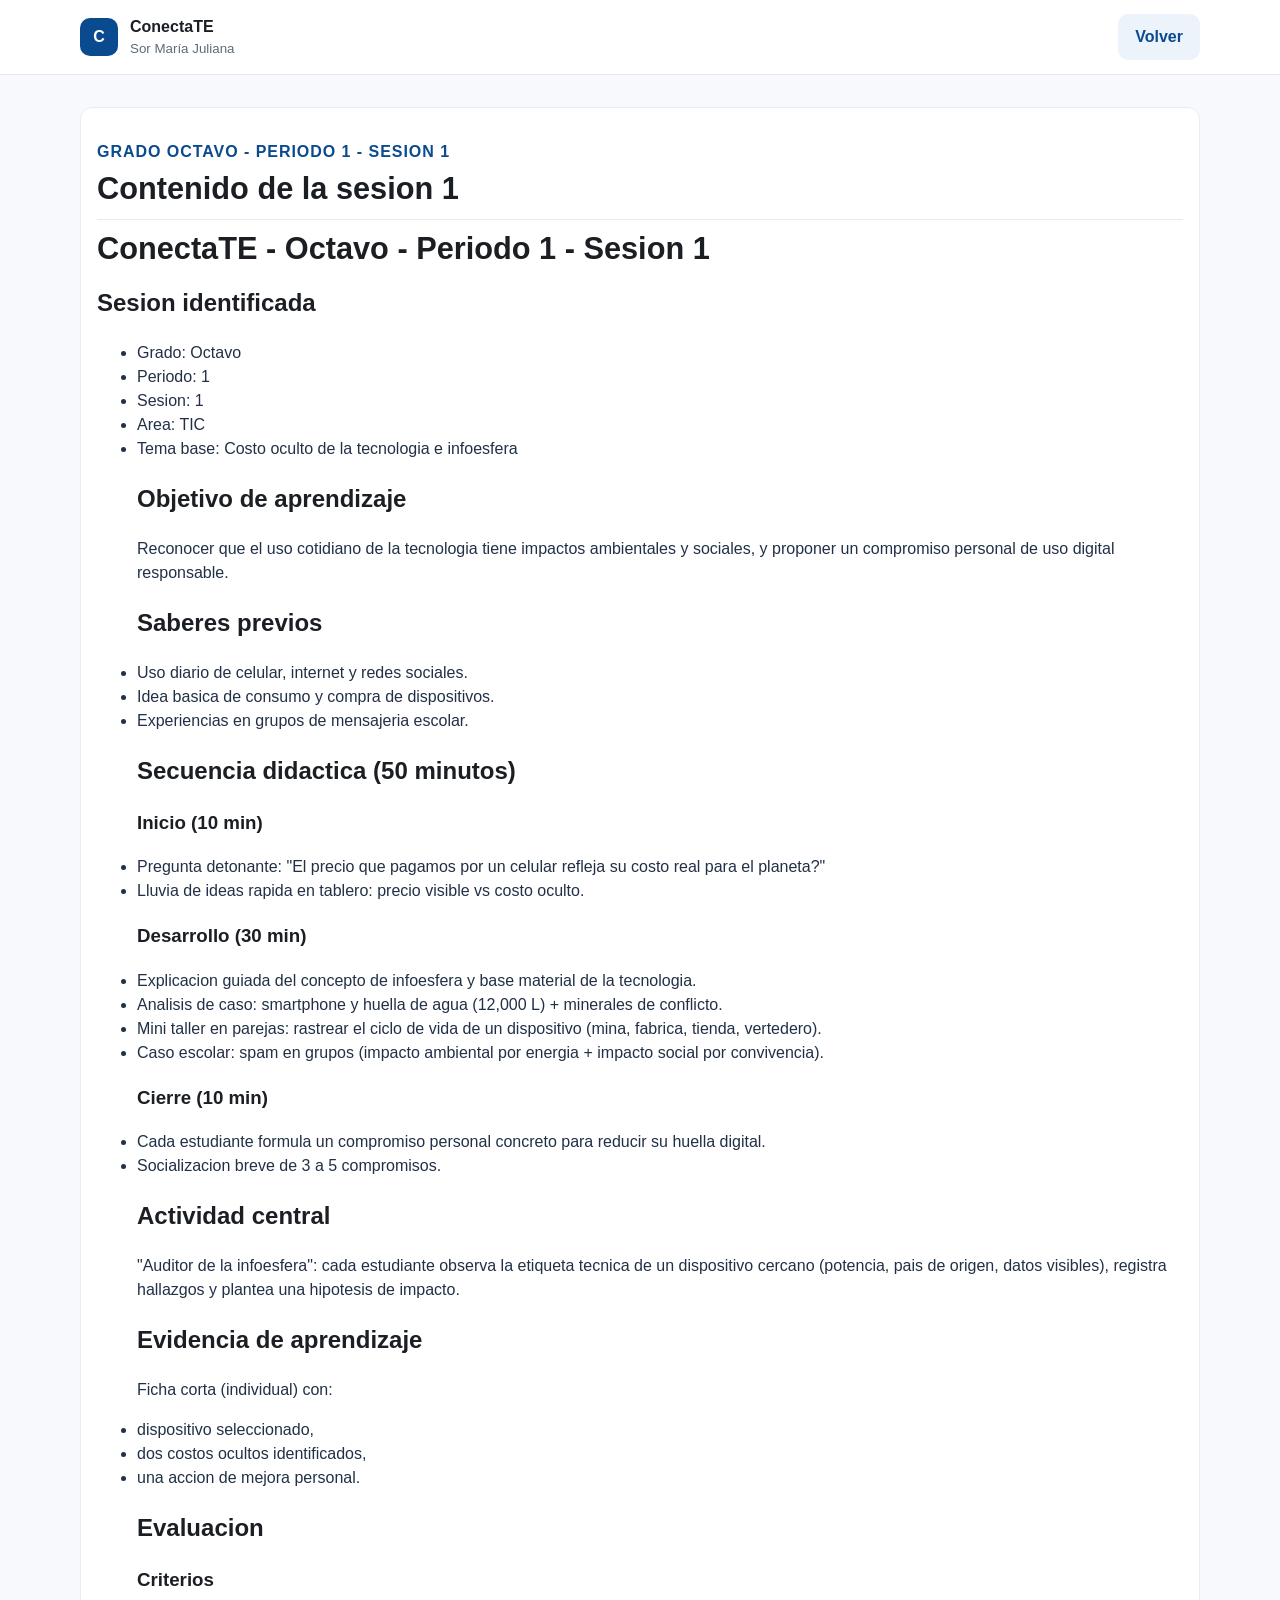
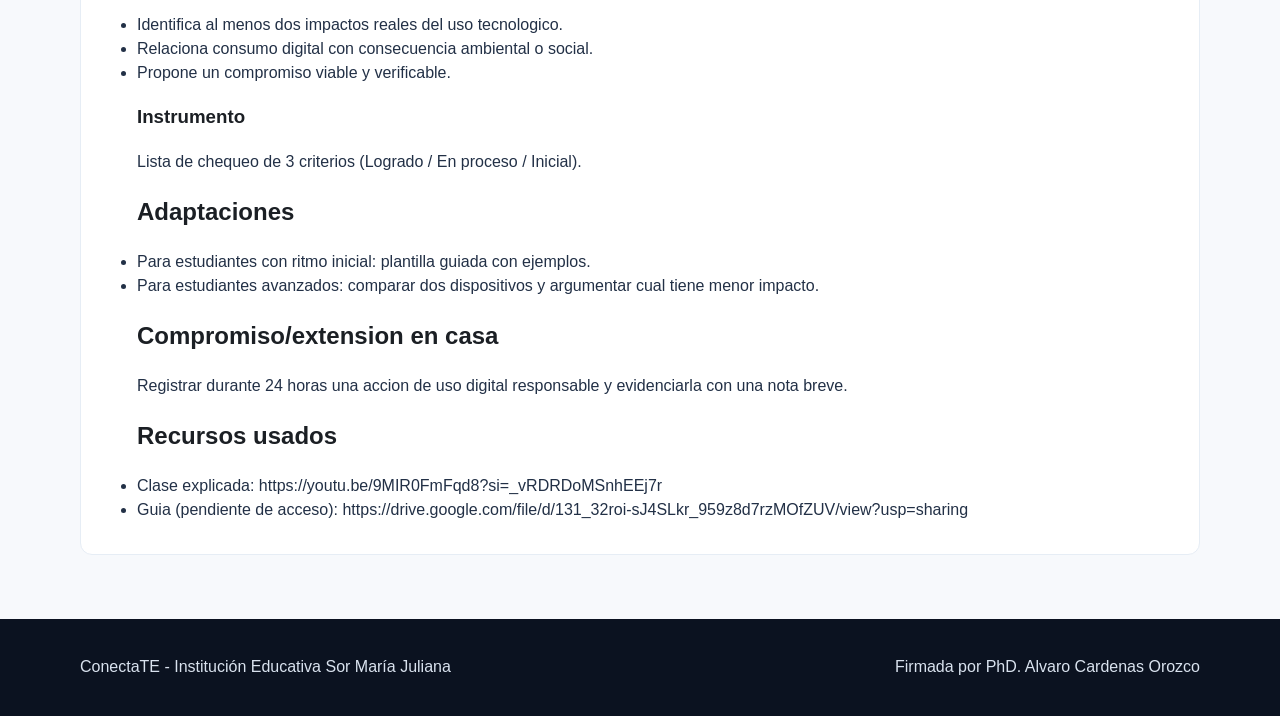
<file: session.html>
<!doctype html>
<html lang="es">
  <head>
    <meta charset="UTF-8" />
    <meta name="viewport" content="width=device-width, initial-scale=1.0" />
    <title>ConectaTE | Sesion</title>
    <link rel="stylesheet" href="./styles.css" />
  </head>
  <body>
    <header class="site-header">
      <div class="container header-content">
        <a class="brand" href="./dashboard.html" aria-label="Volver al dashboard">
          <span class="brand-mark" aria-hidden="true">C</span>
          <div class="brand-text">
            <strong>ConectaTE</strong>
            <small>Sor María Juliana</small>
          </div>
        </a>
        <a class="btn btn-login" href="./dashboard.html">Volver</a>
      </div>
    </header>

    <main class="dashboard-main">
      <div class="container">
        <section class="dashboard-card">
          <p id="session-meta" class="eyebrow"></p>
          <h1 id="session-title">Cargando sesion...</h1>
          <div id="session-content" class="session-content"></div>
        </section>
      </div>
    </main>

    <footer class="site-footer">
      <div class="container footer-content">
        <p>ConectaTE - Institución Educativa Sor María Juliana</p>
        <p>Firmada por PhD. Alvaro Cardenas Orozco</p>
      </div>
    </footer>

    <script type="module" src="./session.js"></script>
  </body>
</html>
</file>
<file: styles.css>
:root {
  --primary: #0a4a8f;
  --secondary: #f2b705;
  --bg: #f7f9fc;
  --text: #1b1f24;
  --muted: #5f6b7a;
  --white: #ffffff;
}

* {
  box-sizing: border-box;
}

body {
  margin: 0;
  font-family: "Inter", "Segoe UI", Roboto, Arial, sans-serif;
  color: var(--text);
  background: var(--bg);
  line-height: 1.5;
}

.container {
  width: min(1120px, 92%);
  margin: 0 auto;
}

.site-header {
  position: sticky;
  top: 0;
  z-index: 50;
  background: var(--white);
  border-bottom: 1px solid #e5eaf0;
}

.header-content {
  display: flex;
  align-items: center;
  justify-content: space-between;
  gap: 1rem;
  min-height: 74px;
}

.brand {
  display: inline-flex;
  align-items: center;
  gap: 0.75rem;
  text-decoration: none;
  color: inherit;
}

.brand-mark {
  display: grid;
  place-items: center;
  width: 38px;
  height: 38px;
  border-radius: 10px;
  background: var(--primary);
  color: var(--white);
  font-weight: 800;
}

.brand-text {
  display: flex;
  flex-direction: column;
}

.brand-text small {
  color: var(--muted);
}

.main-nav {
  display: flex;
  gap: 1rem;
}

.main-nav a {
  text-decoration: none;
  color: #374151;
  font-weight: 600;
}

.btn {
  display: inline-flex;
  align-items: center;
  justify-content: center;
  border-radius: 10px;
  padding: 0.6rem 1rem;
  font-weight: 700;
  text-decoration: none;
  border: 1px solid transparent;
}

.btn-login {
  background: #ecf3fb;
  color: var(--primary);
}

.btn-primary {
  background: var(--primary);
  color: var(--white);
}

.btn-secondary {
  border-color: #d1d9e3;
  color: #334155;
  background: var(--white);
}

.hero {
  padding: 4rem 0 3rem;
}

.hero-grid {
  display: grid;
  grid-template-columns: 1.3fr 1fr;
  gap: 1.25rem;
  align-items: stretch;
}

.eyebrow {
  color: var(--primary);
  font-weight: 700;
  text-transform: uppercase;
  letter-spacing: 0.06em;
  margin-bottom: 0.5rem;
}

h1 {
  font-size: clamp(1.8rem, 2.4vw, 2.8rem);
  line-height: 1.1;
  margin: 0 0 0.8rem;
}

.hero-copy {
  margin: 0.2rem 0;
  color: #334155;
}

.en {
  color: var(--muted);
}

.hero-actions {
  margin-top: 1.2rem;
  display: flex;
  flex-wrap: wrap;
  gap: 0.75rem;
}

.hero-card {
  background: var(--white);
  border: 1px solid #e6edf5;
  border-radius: 14px;
  padding: 1.1rem;
}

.hero-card ul {
  padding-left: 1.15rem;
  margin: 0;
}

.section {
  padding: 2.8rem 0;
}

.section.alt {
  background: #eef4fb;
}

.cards {
  display: grid;
  grid-template-columns: repeat(3, minmax(0, 1fr));
  gap: 1rem;
}

.card {
  background: var(--white);
  border-radius: 12px;
  border: 1px solid #e6edf5;
  padding: 1rem;
}

.links-list {
  display: grid;
  gap: 0.8rem;
}

.links-list a {
  color: var(--primary);
  font-weight: 700;
}

.auth-wrap {
  display: grid;
  place-items: center;
}

.auth-panel {
  width: min(560px, 100%);
  background: var(--white);
  border: 1px solid #e6edf5;
  border-radius: 12px;
  padding: 1rem;
}

.auth-form {
  display: grid;
  gap: 0.55rem;
}

.auth-form input {
  width: 100%;
  border: 1px solid #d1d9e3;
  border-radius: 9px;
  padding: 0.65rem 0.7rem;
  font: inherit;
}

.auth-form select {
  width: 100%;
  border: 1px solid #d1d9e3;
  border-radius: 9px;
  padding: 0.65rem 0.7rem;
  font: inherit;
  background: var(--white);
}

.auth-actions {
  display: flex;
  flex-wrap: wrap;
  gap: 0.65rem;
  margin-top: 0.35rem;
}

.auth-actions button {
  cursor: pointer;
}

.auth-message {
  margin-top: 0.75rem;
  color: #1d4f91;
  font-weight: 600;
}

.site-footer {
  background: #0b1220;
  color: #d9e2ee;
  padding: 1.3rem 0;
}

.footer-content {
  display: flex;
  flex-wrap: wrap;
  justify-content: space-between;
  gap: 0.75rem;
}

.dashboard-main {
  min-height: calc(100vh - 145px);
  padding: 2rem 0 3rem;
}

.dashboard-card {
  background: var(--white);
  border: 1px solid #e6edf5;
  border-radius: 12px;
  padding: 1rem;
  margin-bottom: 1rem;
}

.dashboard-role {
  color: var(--primary);
  font-weight: 700;
}

.chip-row {
  display: flex;
  flex-wrap: wrap;
  gap: 0.6rem;
  margin-top: 0.8rem;
}

.chip-btn {
  border: 1px solid #cdd9e7;
  border-radius: 999px;
  padding: 0.45rem 0.9rem;
  background: #f7faff;
  color: #1f3f68;
  font-weight: 700;
  cursor: pointer;
}

.chip-btn.active {
  background: var(--primary);
  color: var(--white);
  border-color: var(--primary);
}

.session-grid {
  margin-top: 1rem;
  display: grid;
  grid-template-columns: repeat(4, minmax(0, 1fr));
  gap: 0.7rem;
}

.session-btn {
  border: 1px solid #d1d9e3;
  border-radius: 10px;
  background: var(--white);
  padding: 0.75rem;
  font-weight: 700;
  color: #1e3a5f;
  cursor: pointer;
}

.session-content {
  border-top: 1px solid #e5eaf0;
  margin-top: 0.75rem;
  padding-top: 0.75rem;
}

.session-content p,
.session-content li {
  color: #223046;
}

.comunicados-list {
  display: grid;
  gap: 0.75rem;
  margin-top: 1rem;
}

.comunicado-item {
  border: 1px solid #dbe5f1;
  border-radius: 10px;
  padding: 0.85rem;
  background: #f8fbff;
}

.comunicado-item h3 {
  margin: 0 0 0.35rem;
}

.comunicado-meta {
  margin: 0;
  font-size: 0.88rem;
  color: var(--muted);
}

textarea {
  width: 100%;
  border: 1px solid #d1d9e3;
  border-radius: 9px;
  padding: 0.65rem 0.7rem;
  font: inherit;
  resize: vertical;
}

@media (max-width: 900px) {
  .main-nav {
    display: none;
  }

  .hero-grid,
  .cards {
    grid-template-columns: 1fr;
  }

  .session-grid {
    grid-template-columns: repeat(2, minmax(0, 1fr));
  }
}
</file>
